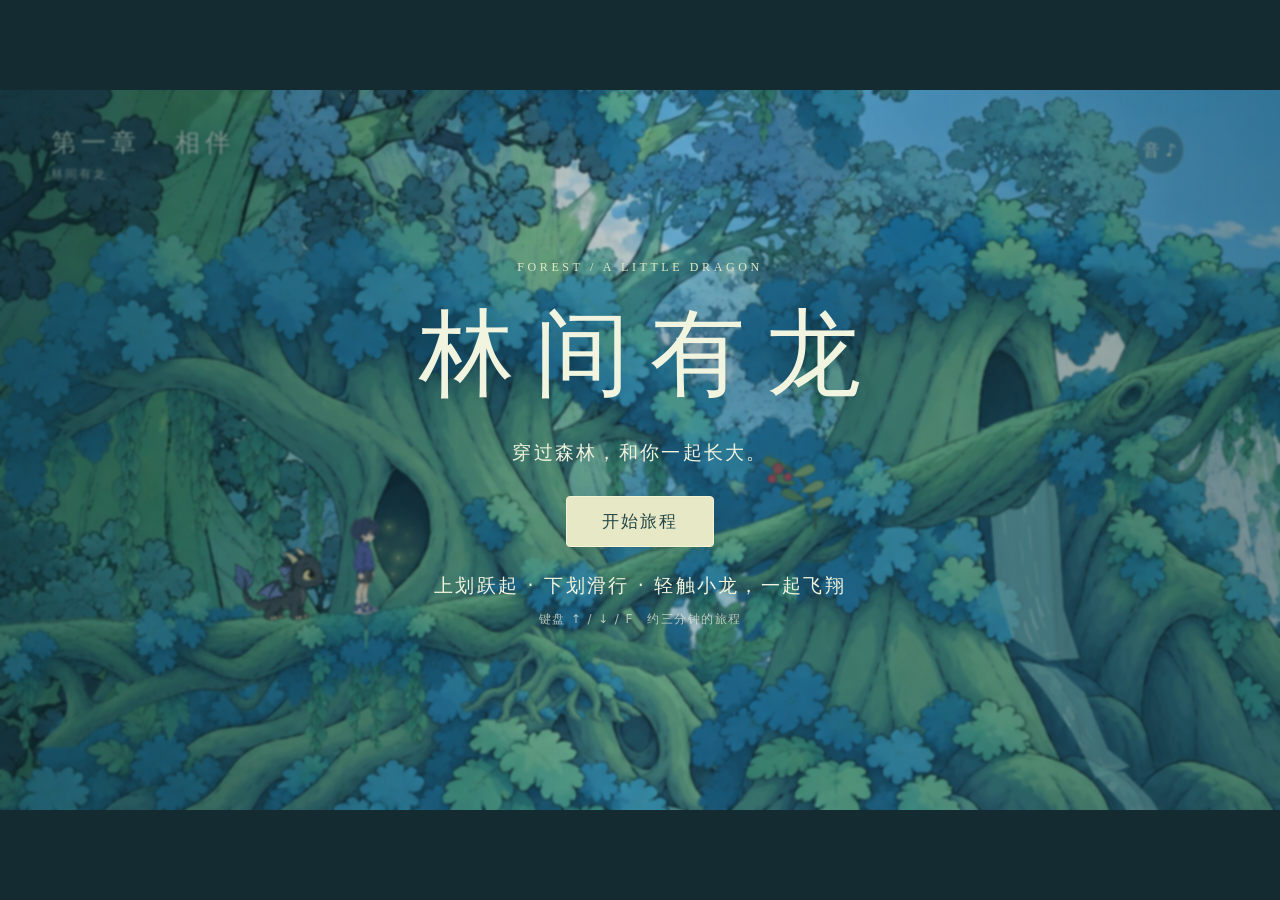
<file: index.html>
<!doctype html><html lang="zh-CN"><head><meta charset="utf-8"><meta name="viewport" content="width=device-width,initial-scale=1,viewport-fit=cover"><title>林间有龙 · 一段同行的旅程</title><meta name="description" content="用指尖跨过森林，与小黑龙一起长大，学会告别。"><link rel="icon" href="data:image/svg+xml,%3Csvg xmlns='http://www.w3.org/2000/svg' viewBox='0 0 32 32'%3E%3Crect width='32' height='32' rx='8' fill='%232b4546'/%3E%3Cpath d='M7 22Q9 7 25 7Q23 24 7 22' fill='%23b7dfb8'/%3E%3C/svg%3E"><link rel="stylesheet" href="style.css"></head><body>
<main id="stage" aria-label="林间有龙游戏"><canvas id="scene" width="1280" height="720" aria-label="向上划跳跃，向下划滑行，点击小龙飞越裂谷"></canvas>
<div class="top"><span id="chapter">林间有龙<span class="small">一段同行的旅程</span></span><div class="tools"><button id="sound" aria-label="打开声音" title="声音">音 ♪</button><button id="pause" aria-label="暂停" title="暂停">Ⅱ</button></div></div>
<div id="hint" role="status" aria-live="polite"></div><div id="caption"></div>
<button id="companion" aria-label="呼唤小黑龙"><span id="ring"></span><canvas id="portrait" width="100" height="100"></canvas><span id="companionLabel">与你同行</span></button>
<section id="cover"><div class="eyebrow">FOREST / A LITTLE DRAGON</div><h1>林间有龙</h1><p class="intro">穿过森林，和你一起长大。</p><button id="start" disabled>正在唤醒森林…</button><p class="controls">上划跃起 · 下划滑行 · 轻触小龙，一起飞翔</p><p class="keys">键盘 ↑ / ↓ / F　约三分钟的旅程</p></section>
<section id="pauseCover" hidden><h2>在林间歇一会儿</h2><button id="resume">继续旅程</button></section>
<section id="endCover" hidden><span class="eyebrow">THE FOREST REMEMBERS</span><h2>林间有龙</h2><p>有些同行，留在了风里。</p><button id="replay">再走一遍</button></section>
<div id="rotate">横过手机，森林会更宽阔。<small>建议横屏体验</small></div>
</main><script src="assets/branch-profile.js"></script><script src="engine.js"></script><script src="music.js"></script><script src="motion.js"></script><script src="environment.js"></script><script src="riding.js"></script><script src="game.js"></script></body></html>
</file>
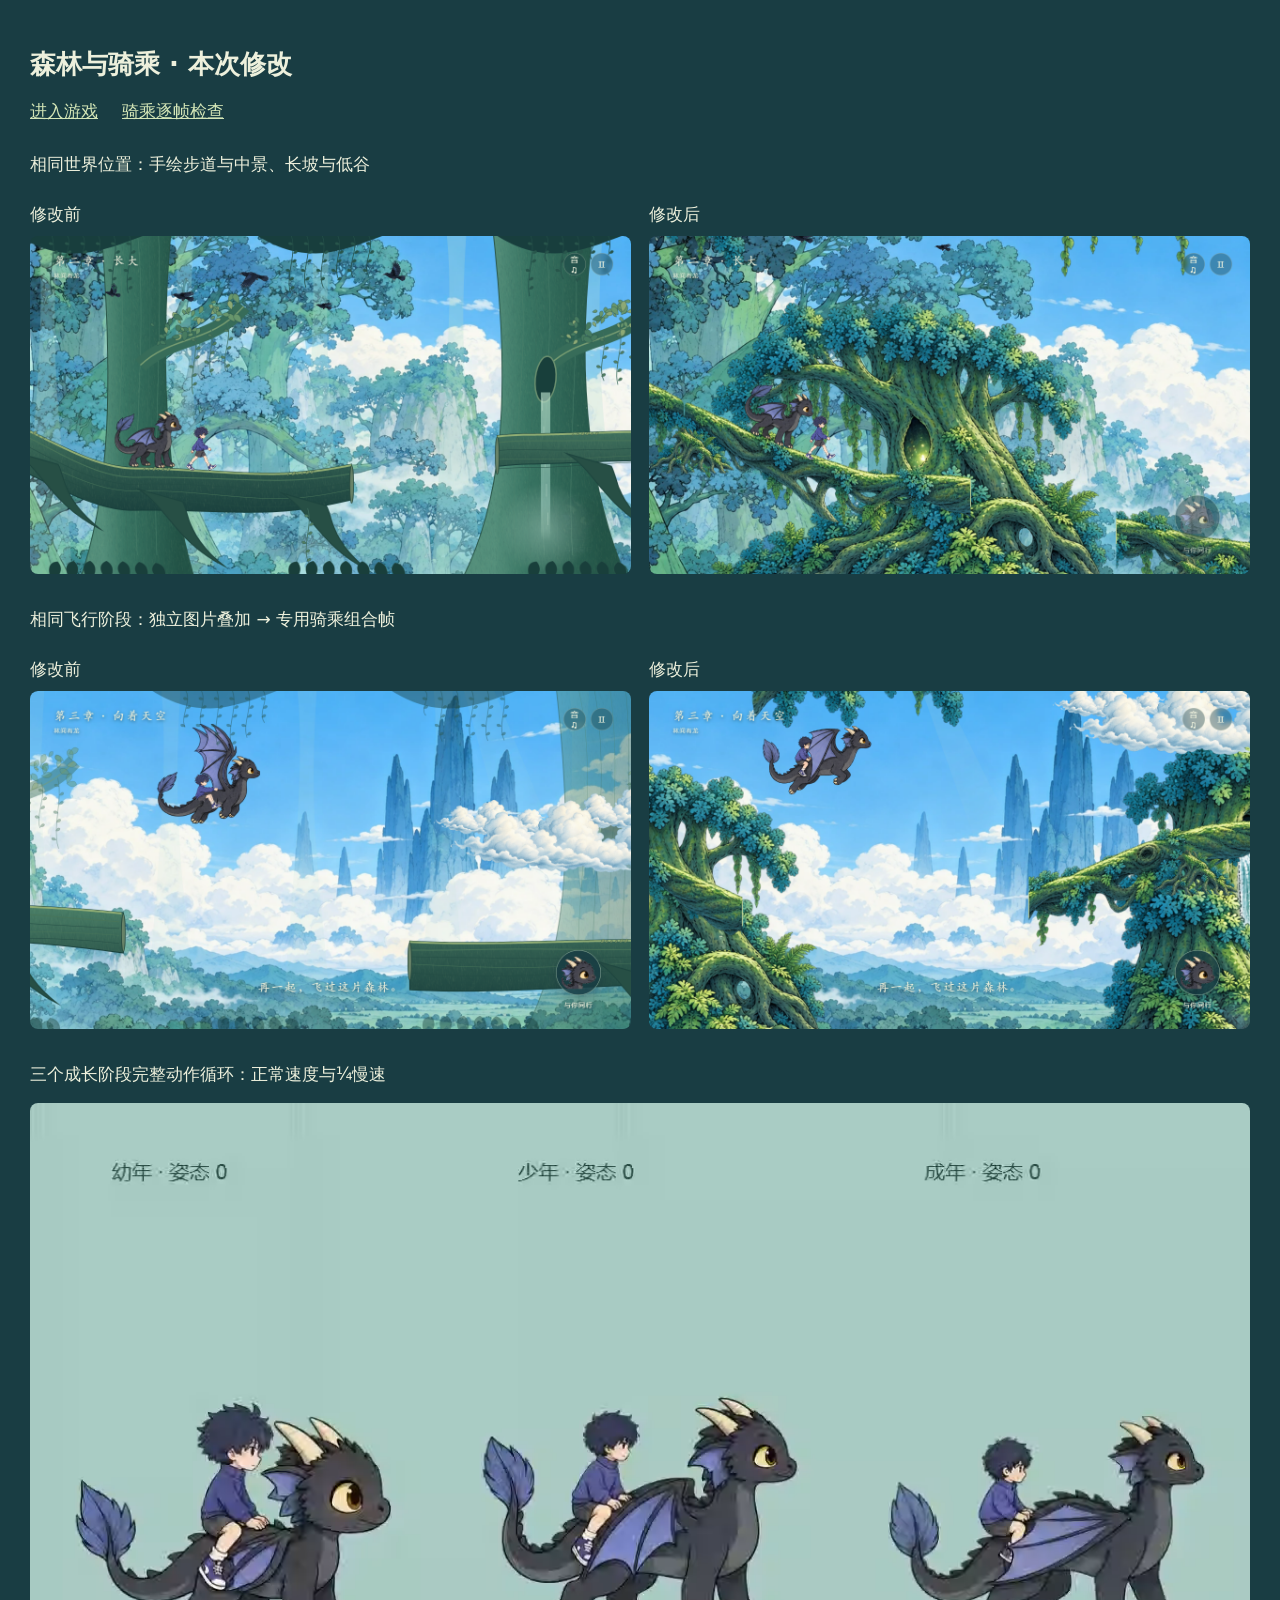
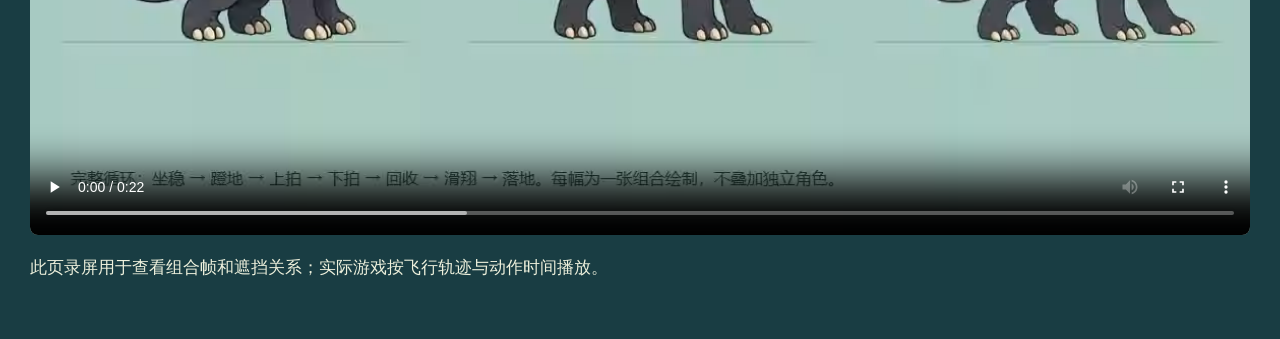
<file: changes-v5.html>
<!doctype html><meta charset="utf-8"><title>森林与骑乘 · 修改前后</title><style>body{margin:0;background:#193d43;color:#edf0dc;font:17px system-ui;padding:30px}main{max-width:1400px;margin:auto}a{color:#d4e6b7;margin-right:24px}.pair{display:grid;grid-template-columns:1fr 1fr;gap:18px}img,video{width:100%;border-radius:8px}figure{margin:0}figcaption{padding:10px 0}section{margin:30px 0}h1{font-size:26px}@media(max-width:700px){.pair{grid-template-columns:1fr}}</style><main><h1>森林与骑乘 · 本次修改</h1><p><a href="./">进入游戏</a><a href="riding-review.html">骑乘逐帧检查</a></p><section><p>相同世界位置：手绘步道与中景、长坡与低谷</p><div class="pair"><figure><figcaption>修改前</figcaption><img src="review-v5/before-environment.png"></figure><figure><figcaption>修改后</figcaption><img src="review-v5/after-environment.png"></figure></div></section><section><p>相同飞行阶段：独立图片叠加 → 专用骑乘组合帧</p><div class="pair"><figure><figcaption>修改前</figcaption><img src="review-v5/before-riding.png"></figure><figure><figcaption>修改后</figcaption><img src="review-v5/after-riding.png"></figure></div></section><section><p>三个成长阶段完整动作循环：正常速度与¼慢速</p><video controls playsinline src="review-v5/riding-full-cycle.webm"></video><p>此页录屏用于查看组合帧和遮挡关系；实际游戏按飞行轨迹与动作时间播放。</p></section></main>
</file>
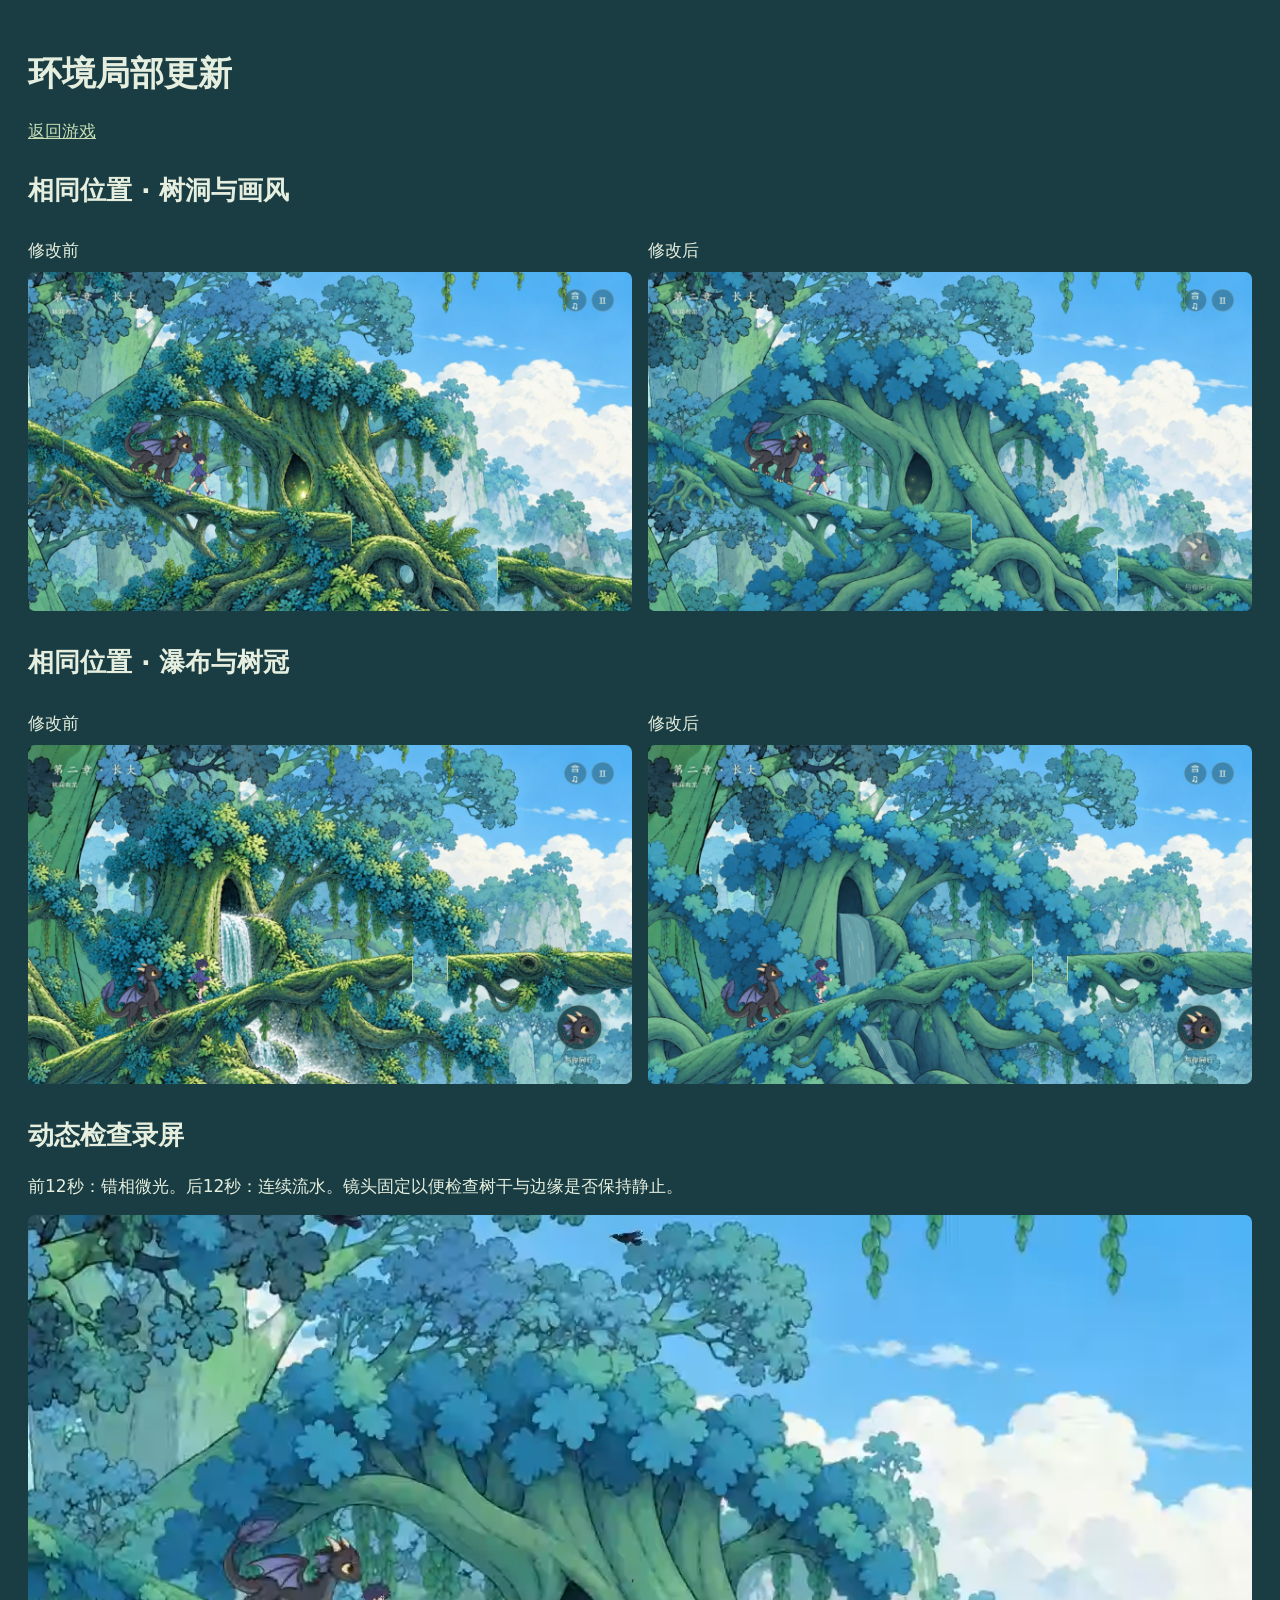
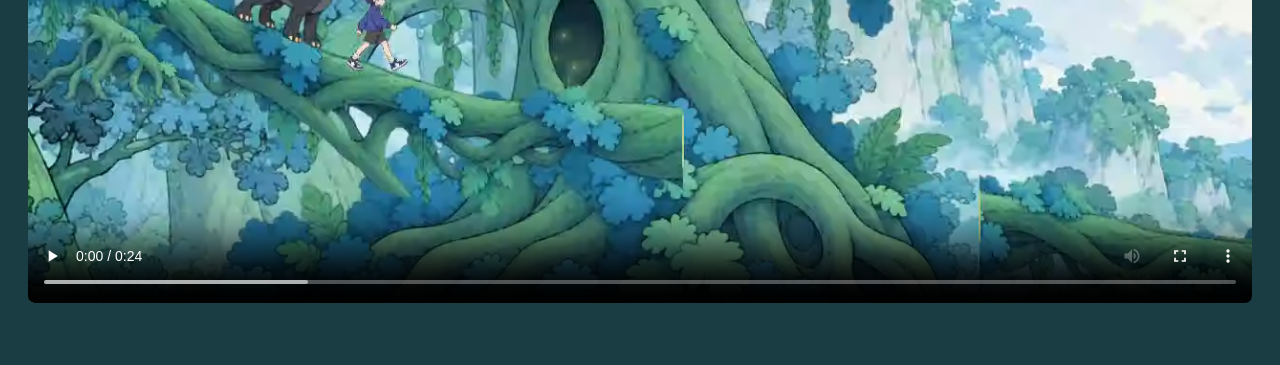
<file: changes-v6.html>
<!doctype html><meta charset="utf-8"><title>局部光与流水 · 修改前后</title><style>body{margin:0;padding:28px;background:#193d43;color:#e6efdf;font:17px system-ui}main{max-width:1400px;margin:auto}a{color:#c8dfb5}.pair{display:grid;grid-template-columns:1fr 1fr;gap:16px}figure{margin:0}img,video{width:100%;border-radius:7px}figcaption{padding:10px 0}section{margin:30px 0}@media(max-width:700px){.pair{grid-template-columns:1fr}}</style><main><h1>环境局部更新</h1><a href="./">返回游戏</a><section><h2>相同位置 · 树洞与画风</h2><div class="pair"><figure><figcaption>修改前</figcaption><img src="review-v6/before-hollow.png"></figure><figure><figcaption>修改后</figcaption><img src="review-v6/after-hollow.png"></figure></div></section><section><h2>相同位置 · 瀑布与树冠</h2><div class="pair"><figure><figcaption>修改前</figcaption><img src="review-v6/before-water.png"></figure><figure><figcaption>修改后</figcaption><img src="review-v6/after-water.png"></figure></div></section><section><h2>动态检查录屏</h2><p>前12秒：错相微光。后12秒：连续流水。镜头固定以便检查树干与边缘是否保持静止。</p><video controls playsinline src="review-v6/water-loop.webm"></video></section></main>
</file>
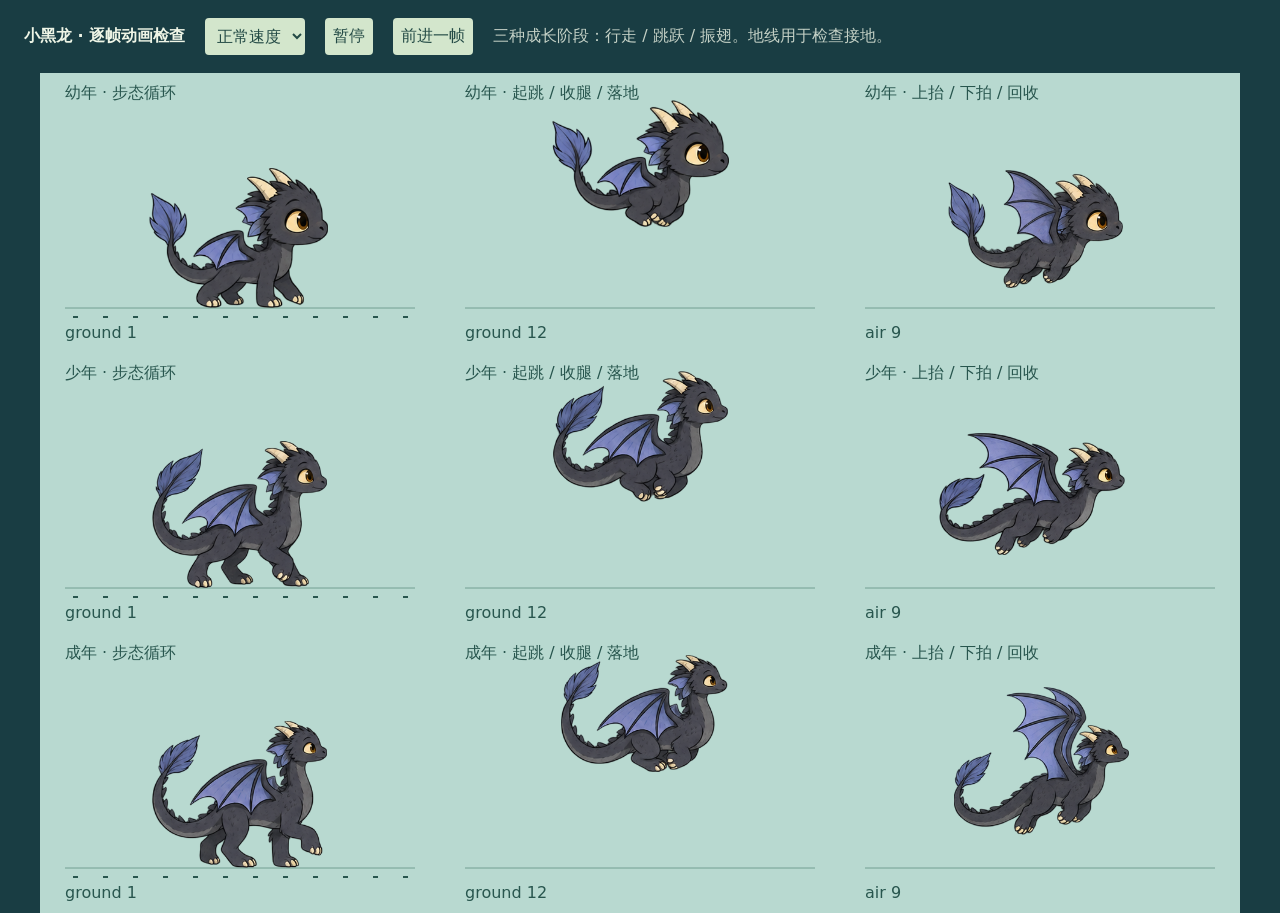
<file: dragon-animation-review.html>
<!doctype html><meta charset="utf-8"><title>小黑龙 · 动画验收</title>
<style>body{margin:0;background:#193d43;color:#eef5e6;font:16px system-ui}header{padding:18px 24px;display:flex;gap:20px;align-items:center}button,select{font:inherit;padding:8px;background:#d3e6cc;border:0;border-radius:4px;color:#234a45}canvas{display:block;max-width:100%;margin:auto}span{opacity:.8}</style>
<header><strong>小黑龙 · 逐帧动画检查</strong><select id="speed"><option value="1">正常速度</option><option value="0.25">¼ 慢速</option></select><button id="pause">暂停</button><button id="step">前进一帧</button><span>三种成长阶段：行走 / 跳跃 / 振翅。地线用于检查接地。</span></header>
<canvas id="review" width="1200" height="840"></canvas><script src="motion.js"></script><script>
const canvas=document.querySelector('canvas'),ctx=canvas.getContext('2d'),images={},game={mode:'play'},terrain=()=>0;let elapsed=0,paused=false,last=0;
Promise.all(Array.from({length:3},(_,age)=>['ground','air'].map(kind=>new Promise(resolve=>{const im=new Image;im.onload=()=>{images['dragon-'+kind+'-'+age]=im;resolve()};im.src='assets/dragon-animation/'+kind+'-'+age+'.png'}))).flat()).then(()=>requestAnimationFrame(frame));
document.querySelector('#pause').onclick=()=>{paused=!paused;document.querySelector('#pause').textContent=paused?'继续':'暂停'};document.querySelector('#step').onclick=()=>{paused=true;elapsed+=1/9;draw()};
function draw(){ctx.fillStyle='#b8d9d0';ctx.fillRect(0,0,1200,840);ctx.font='16px system-ui';for(let age=0;age<3;age++){const y=age*280+235,w=175;for(let c=0;c<3;c++){const x=200+c*400;ctx.strokeStyle='#729f92';ctx.beginPath();ctx.moveTo(x-175,y);ctx.lineTo(x+175,y);ctx.stroke();ctx.fillStyle='#28564e';ctx.fillText(['幼年','少年','成年'][age]+' · '+['步态循环','起跳 / 收腿 / 落地','上抬 / 下拍 / 回收'][c],x-175,y-210);let kind='ground',i=0,yy=y;if(c===0){i=Math.floor(elapsed*78/(w*.56)*8)%8;for(let n=0;n<12;n++){let xx=x-170+((n*30-elapsed*78)%360+360)%360;ctx.fillRect(xx,y+8,5,2)}}else if(c===1){const t=elapsed%3.4;if(t<.3)i=8;else if(t<.5)i=9;else if(t<2.8){const p=(t-.5)/2.3;i=p<.12?10:p<.32?11:p<.66?12:13;yy-=Math.sin(p*Math.PI)*70}else i=t<2.95?14:15;}else{kind='air';i=4+Math.floor(elapsed*9)%8;}dragonFrame(age,kind,i,x,yy,w);ctx.fillText(kind+' '+i,x-175,y+30)}}}
function frame(t){elapsed+=paused?0:Math.min(.1,(t-last)/1000||0)*Number(document.querySelector('#speed').value);last=t;draw();requestAnimationFrame(frame)}
</script>
</file>
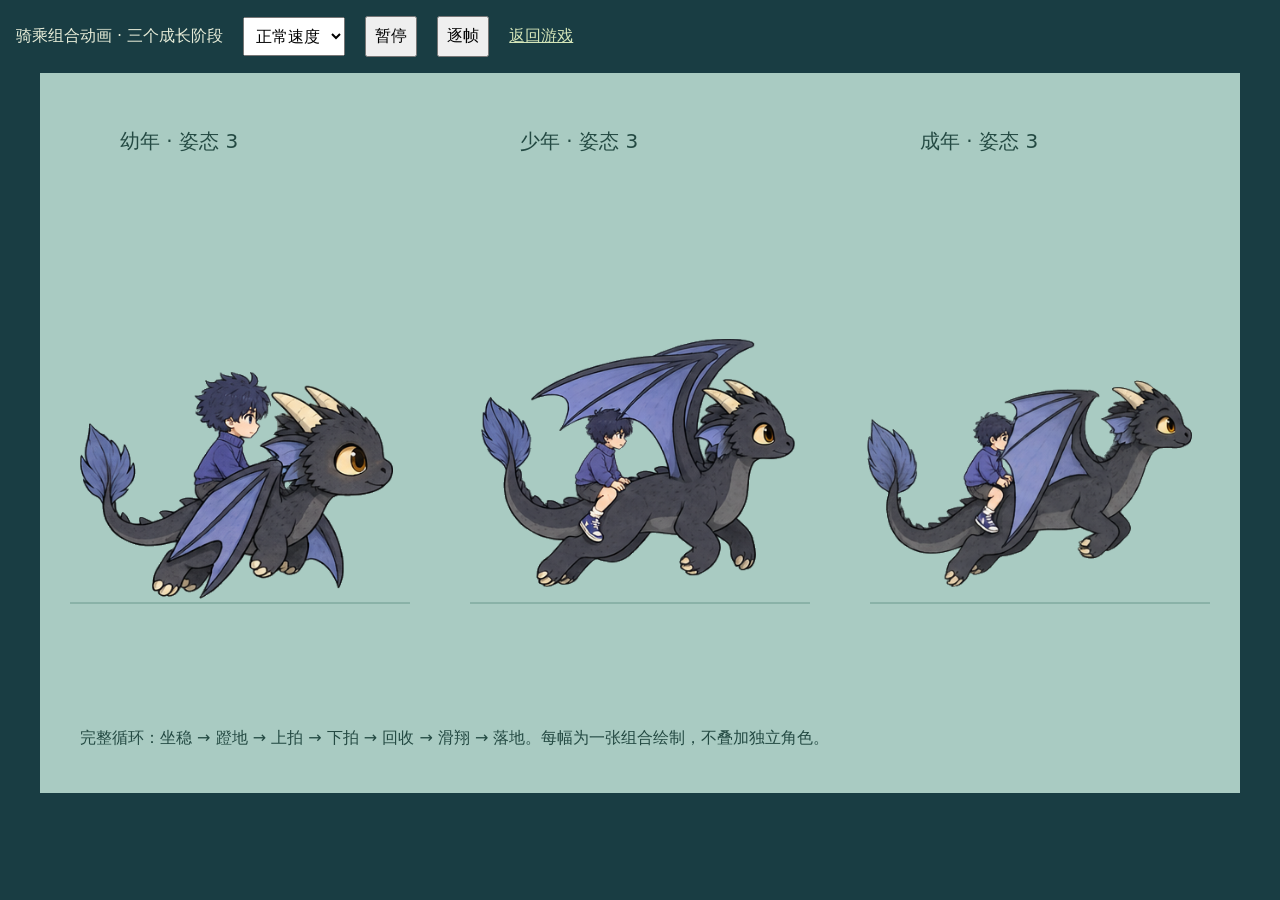
<file: riding-review.html>
<!doctype html><meta charset="utf-8"><title>骑乘动画 · 完整循环检查</title><style>body{margin:0;background:#193d43;color:#e6ecd8;font:16px system-ui}header{padding:16px;display:flex;gap:20px;align-items:center}button,select{padding:8px;font:inherit}canvas{display:block;width:min(100%,1200px);margin:auto}a{color:#d4e5b9}</style><header>骑乘组合动画 · 三个成长阶段 <select id="speed"><option value="1">正常速度</option><option value="0.25">¼慢速</option></select><button id="pause">暂停</button><button id="step">逐帧</button><a href="./">返回游戏</a></header><canvas width="1200" height="720"></canvas><script src="riding.js"></script><script>
const canvas=document.querySelector('canvas'),ctx=canvas.getContext('2d'),images={};let time=0,last=0,paused=false,manual=null;const sequence=[0,1,2,3,4,5,2,3,4,5,6,7,0];
Promise.all([0,1,2].map(age=>new Promise(resolve=>{const im=new Image;im.onload=()=>{images['v5-ride-'+age]=im;resolve()};im.src='assets/v5/ride-'+age+'.png'}))).then(()=>requestAnimationFrame(frame));
document.querySelector('#pause').onclick=()=>{paused=!paused;manual=null};document.querySelector('#step').onclick=()=>{paused=true;manual=((manual??sequence[Math.floor(time*3)%sequence.length])+1)%8;draw()};
function draw(){ctx.fillStyle='#a9cbc2';ctx.fillRect(0,0,1200,720);for(let age=0;age<3;age++){const i=manual??sequence[Math.floor(time*3)%sequence.length],x=200+age*400;ctx.fillStyle='#244a43';ctx.font='20px system-ui';ctx.fillText(['幼年','少年','成年'][age]+' · 姿态 '+i,x-120,75);ctx.strokeStyle='#6a998d';ctx.beginPath();ctx.moveTo(x-170,530);ctx.lineTo(x+170,530);ctx.stroke();ridingFrame(age,i,x,530,310)}ctx.font='16px system-ui';ctx.fillText('完整循环：坐稳 → 蹬地 → 上拍 → 下拍 → 回收 → 滑翔 → 落地。每幅为一张组合绘制，不叠加独立角色。',40,670)}
function frame(t){time+=paused?0:Math.min(.1,(t-last)/1000||0)*Number(document.querySelector('#speed').value);last=t;draw();requestAnimationFrame(frame)}
</script>
</file>
<file: style.css>
*{box-sizing:border-box}html,body{margin:0;width:100%;height:100%;overflow:hidden;background:#142b31;color:#f1f4df;font-family:"Microsoft YaHei",system-ui,sans-serif}body{display:grid;place-items:center}button{font:inherit;cursor:pointer;color:inherit;touch-action:manipulation}button:focus-visible{outline:3px solid #f6db87;outline-offset:5px}#stage{width:min(100vw,177.7778vh);height:min(100vh,56.25vw);position:relative;overflow:hidden;background:#70b8b0;isolation:isolate;touch-action:none}#scene{display:block;width:100%;height:100%;touch-action:none}.top{position:absolute;left:4%;right:3%;top:5%;display:flex;justify-content:space-between;align-items:start;pointer-events:none;text-shadow:0 2px 7px #183e43}#chapter{font-family:Georgia,"STKaiti","KaiTi",serif;letter-spacing:.2em;font-size:clamp(16px,2vw,25px)}.small{display:block;font:12px system-ui;letter-spacing:.15em;margin-top:7px;opacity:.8}.tools{display:flex;gap:10px;pointer-events:auto}.tools button{border:1px solid #f0f4d74a;background:#153d4360;backdrop-filter:blur(5px);width:48px;height:48px;border-radius:50%;font-size:17px}#hint{position:absolute;top:17%;left:50%;transform:translateX(-50%);padding:10px 22px;background:#153b43d9;border:1px solid #c1dfd54a;border-radius:25px;font-size:clamp(14px,1.6vw,20px);white-space:nowrap;transition:opacity .3s;pointer-events:none}#hint:empty{opacity:0}#caption{position:absolute;bottom:10%;left:15%;right:15%;text-align:center;text-shadow:0 2px 8px #142a31;font-family:"STKaiti","KaiTi",serif;font-size:clamp(16px,2vw,26px);letter-spacing:.1em;pointer-events:none}#companion{position:absolute;right:5%;bottom:10%;width:clamp(58px,7.5vw,96px);height:clamp(58px,7.5vw,96px);padding:5px;border:1px solid #cee9ca9c;border-radius:50%;background:#173c43d9;box-shadow:0 6px 25px #142d3d55;transition:opacity .3s,box-shadow .3s;z-index:3}#companion.ready{box-shadow:0 0 0 7px #ebecb318,0 0 34px #e8e9a87a;border-color:#f6ebb8}#portrait{width:100%;height:100%;border-radius:50%}#ring{position:absolute;inset:-5px;border-radius:50%;border:3px solid transparent;pointer-events:none}#companionLabel{position:absolute;top:calc(100% + 12px);left:50%;transform:translateX(-50%);font-size:14px;letter-spacing:.1em;white-space:nowrap;text-shadow:0 1px 6px #122c33}section{position:absolute;inset:0;display:flex;flex-direction:column;align-items:center;justify-content:center;text-align:center;z-index:5;background:linear-gradient(90deg,#12383c9c,#183c4540,#12383c80);backdrop-filter:blur(1px)}section[hidden]{display:none}.eyebrow{font:12px Georgia,serif;letter-spacing:.3em;color:#e0eac6}h1{font-family:"STKaiti","KaiTi",Georgia,serif;font-weight:normal;font-size:clamp(38px,7.4vw,96px);letter-spacing:.22em;margin:16px 0 2px;padding-left:.22em;text-shadow:0 4px 24px #0b374862}h2{font-family:"STKaiti","KaiTi",serif;font-size:clamp(28px,4vw,50px);font-weight:normal;letter-spacing:.12em}section p{font-size:clamp(14px,1.6vw,19px);letter-spacing:.12em}.intro{margin-bottom:30px}section button{padding:13px 35px;background:#e7e8c6;color:#234845;border:1px solid #f5f3d4;border-radius:4px;box-shadow:0 8px 28px #173b3640;font-size:17px;letter-spacing:.12em;min-height:48px}section button:disabled{opacity:.6;cursor:wait}.controls{margin:26px 12px 0}.keys{opacity:.7;font-size:12px}#rotate{display:none}#endCover{background:#173a459c}#pauseCover{background:#153b43c9}@media(orientation:portrait){#rotate{position:fixed;bottom:12%;left:0;width:100%;display:block;text-align:center;color:#c4dcd2;font-size:16px;line-height:2}#rotate small{display:block;opacity:.65}.small,.keys{display:none}.tools button{width:40px;height:40px}.top{top:3%}#companion{right:5%;bottom:16%}.controls{font-size:12px;margin-top:12px}section .intro{margin:8px 0 16px}section button{padding:8px 22px}#companionLabel{font-size:12px;top:100%}}@media(prefers-reduced-motion:reduce){*{scroll-behavior:auto}}
</file>
